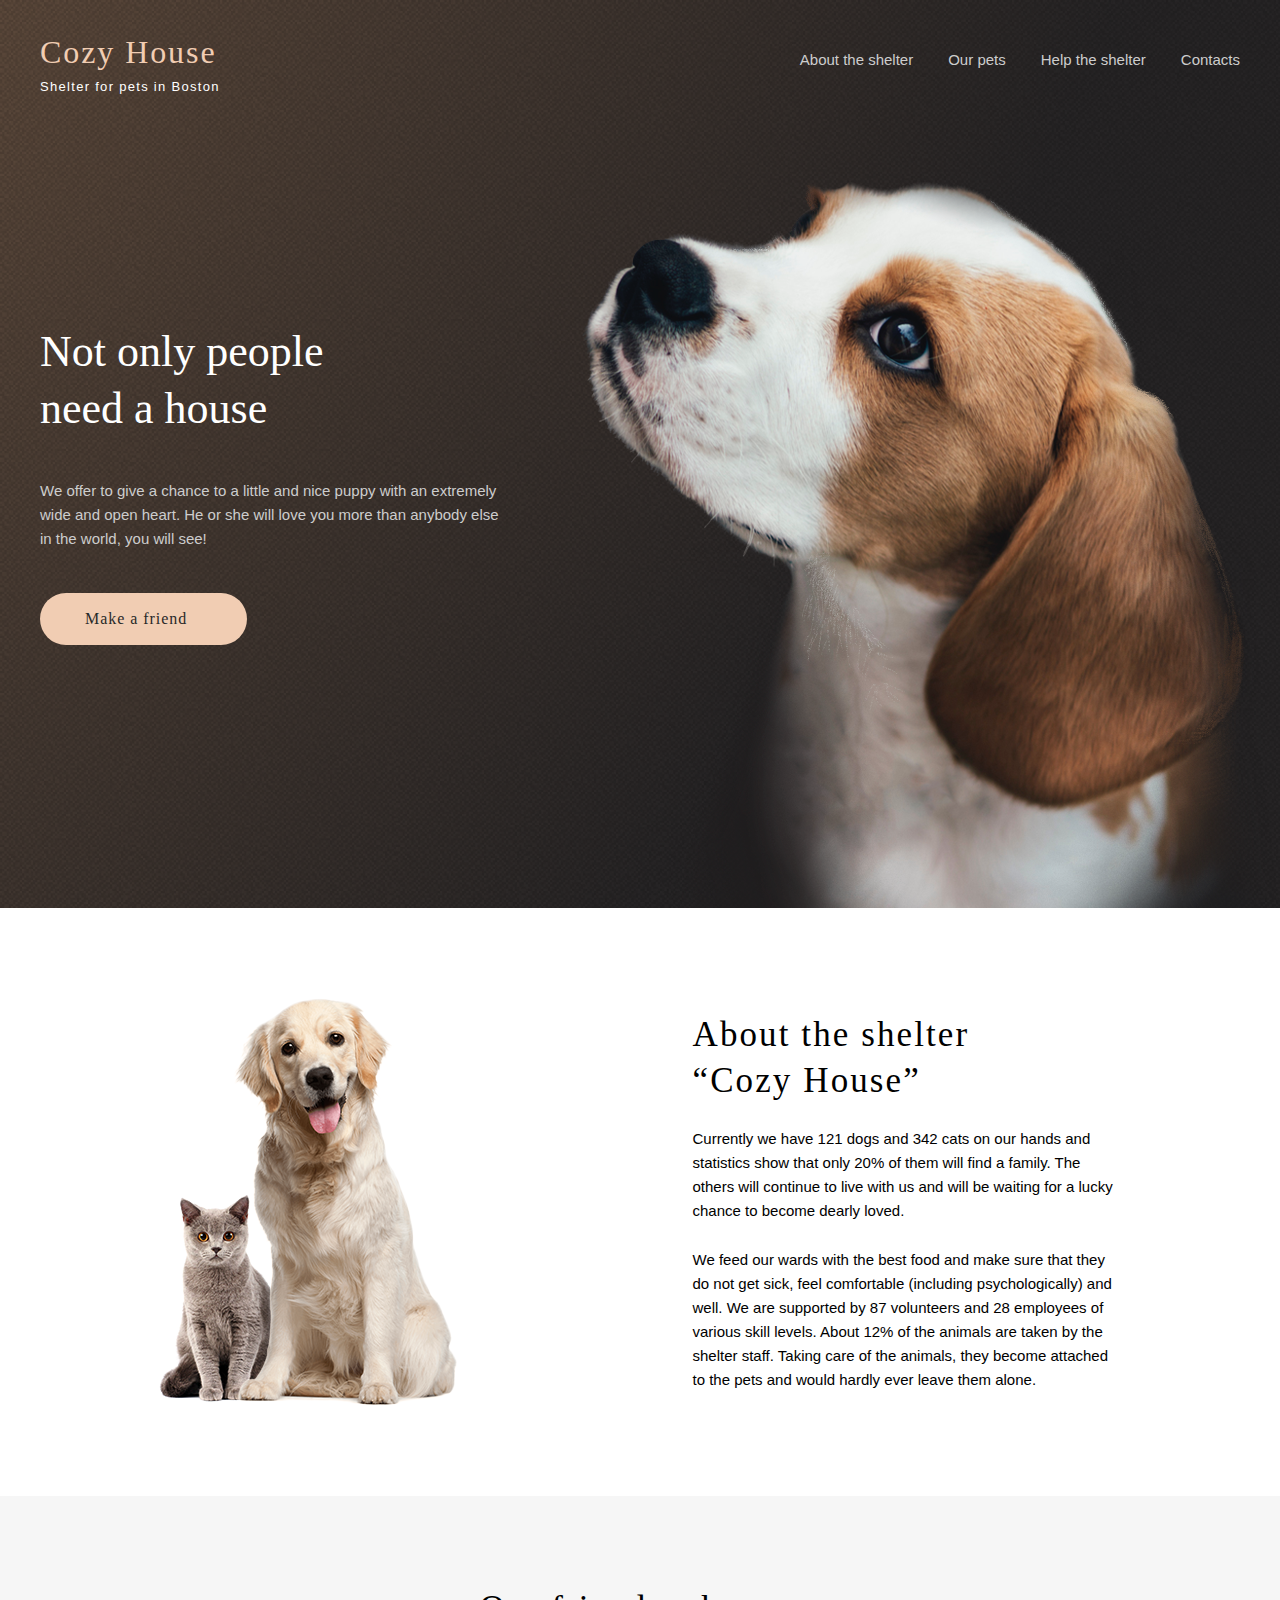
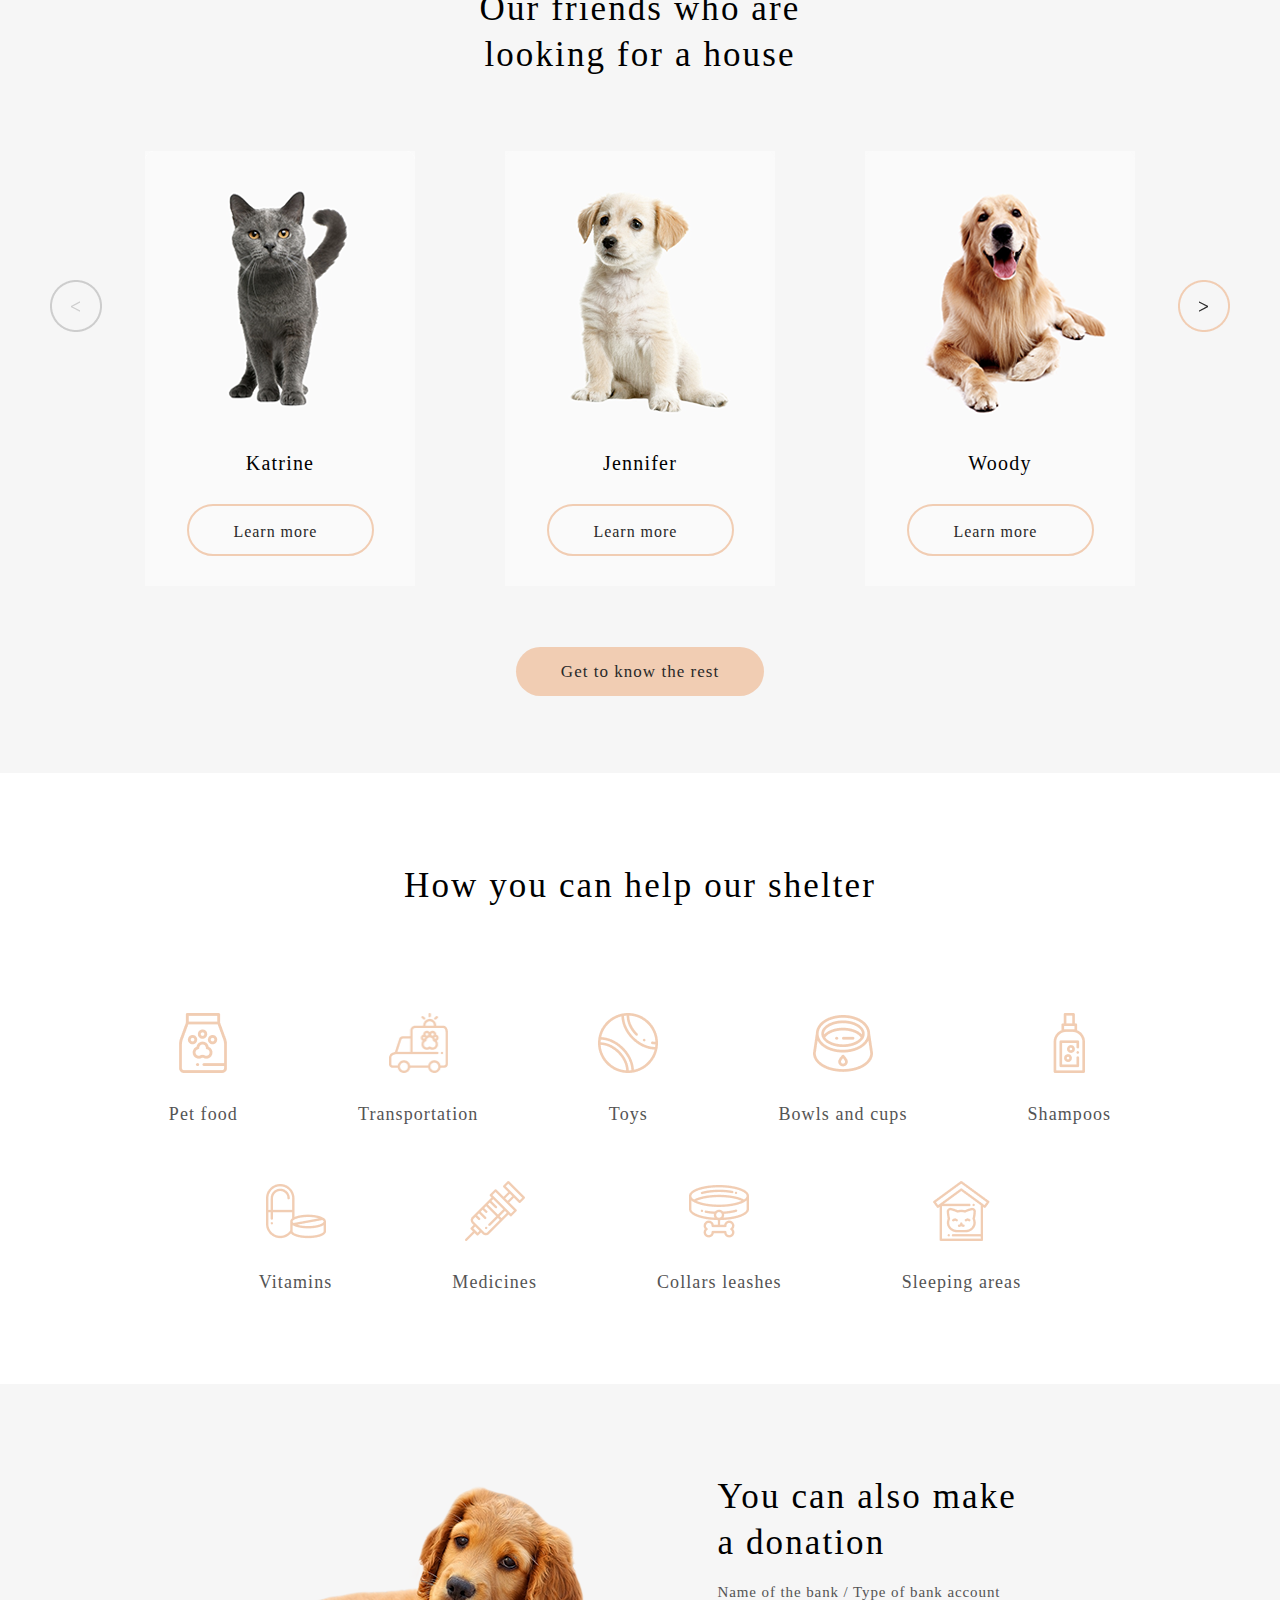
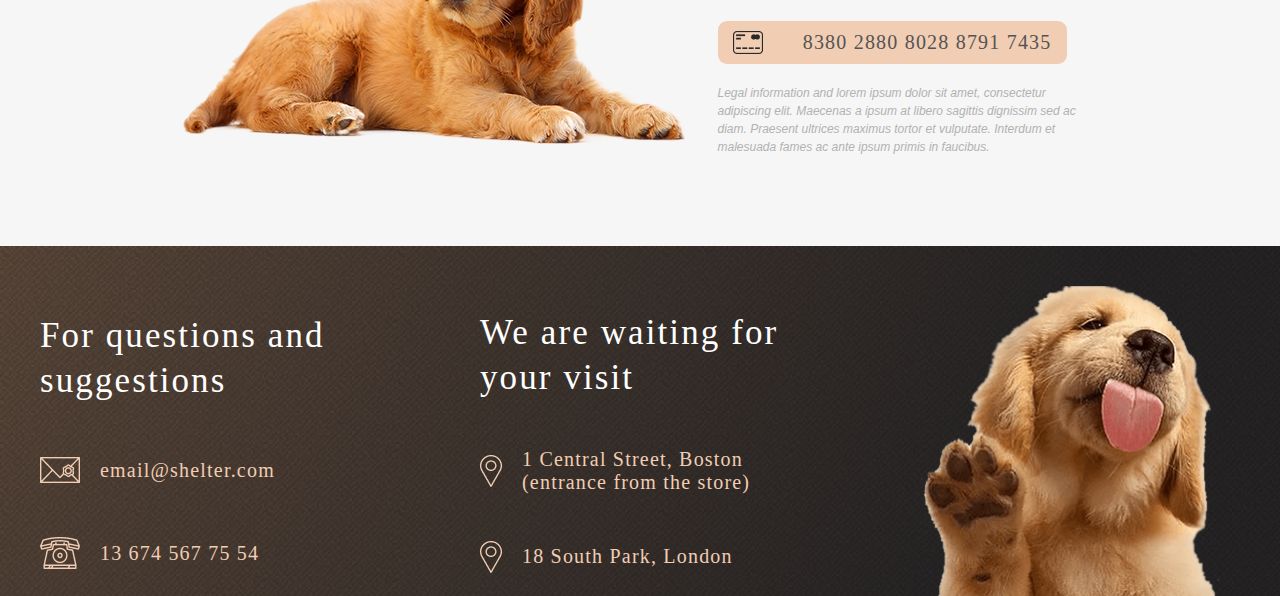
<file: shelter/index.html>
<!DOCTYPE html>
<html lang="en">
<head>
    <meta charset="UTF-8">
    <meta name="viewport" content="width=device-width, initial-scale=1.0">
    <title>Document</title>
    <link rel="stylesheet" href="reset.css">
    <link rel="stylesheet" href="normalize.css">
    <link rel="stylesheet" href="global.css">
    <link rel="stylesheet" href="styles.css">
</head>
<body>

<header>
    <div class="head-conteiner">
        <div class="head-title">
            <a href=""><h1 class="btm-cozy">Cozy House</h1></a>
            <p class="logo-subtitle">Shelter for pets in Boston</p>
        </div>
        <nav class="navigation">
            <ul class="meny-btm">
                <li><a class="btm" href="">About the shelter</a></li>
                <li><a class="btm" href="our-pets.html" target="_blank">Our pets</a></li>
                <li><a class="btm" href="#Help the shelter">Help the shelter</a></li>
                <li><a class="btm" href="#footer">Contacts</a></li>
            </ul>
        </nav>
    </div>   
    <div class="not-only-people-wrapper">
        <div class="not-only-people">
            <h2 class="not-only-people-h2">Not only people need a house</h2>
            <p class="not-only-people-text">We offer to give a chance to a little and nice puppy with an extremely wide and open heart. He or she will love you more
            than anybody else in the world, you will see!</p>
            <a class="not-only-people-btm" href="#Our friends">Make a friend</a>
        </div>
        <div class="not-only-people-img-title">
            <img class="not-only-people-img" src="img/dog1.png" alt="dog">
        </div>
    </div>
</header>

<main>
    
    <div>
        <div class="About-the-shelter-wraper">
            <div class="About-the-shelter-title">
                <div class="About-the-shelter-img">
                    <img src="img/pets.png" alt="pets">
                </div>
                <div class="About-the-shelter-text">
                    <h3 class="About-the-shelter-h3">About the shelter “Cozy House”</h3>
                    <p>Currently we have 121 dogs and 342 cats on our hands and statistics show that only 20% of them will find a family. The
                    others will continue to live with us and will be waiting for a lucky chance to become dearly loved.</p>
                    <p>We feed our wards with the best food and make sure that they do not get sick, feel comfortable (including
                    psychologically) and well. We are supported by 87 volunteers and 28 employees of various skill levels. About 12% of the
                    animals are taken by the shelter staff. Taking care of the animals, they become attached to the pets and would hardly
                    ever leave them alone.</p>
                </div>  
            </div>
        </div>
        <div class="our-friends-wrapper">
            <div class="our-friends-title">
                <div>
                    <h3 class="our-friends-h3" id="Our friends">Our friends who
                    are looking for a house</h3>
                </div>                
                <div class="our-friends-list">
                    <div class="our-friends-bloc">
                        <img src="img/katrine.png" alt="Katrine">
                        <h4>Katrine</h4>
                        <a class="our-friends-btm" href="">Learn more</a>
                    </div>
                    <div class="our-friends-bloc">
                        <img src="img/jennifer.png" alt="Jennifer">
                        <h4>Jennifer</h4>
                        <a class="our-friends-btm" href="">Learn more</a>
                    </div>
                    <div class="our-friends-bloc">
                        <img src="img/woody.png" alt="Woody">
                        <h4>Woody</h4>
                        <a class="our-friends-btm" href="">Learn more</a>
                    </div>
                </div>            
                <div class="pagination">
                    <a href=""><img src="btm/button_paginator (1).png" alt="btm"></a>
                    <a href=""><img src="btm/button_paginator (3).png" alt="btm"></a>
                </div>               
                <div>
                    <a class="our-pets-btm" href="our-pets.html" target="_blank">Get to know the rest</a>
                </div>
            </div>
        </div>
    </div>
    <div class="how-you-can-help-wrapper">
        <div class="how-you-can-help-title">
            <div>
                <h3 id="Help the shelter">How you can help
                our shelter</h3>
            </div>
            <div class="how-you-can-help">            
                <div class="how-you-can-help-item">              
                    <img class="how-you-can-help-img" src="img/Pet food.png" alt="Pet food">
                    <p class="how-you-can-help-text">Pet food</p>
                </div>
                <div class="how-you-can-help-item">
                    <img class="how-you-can-help-img" src="img/Transportation.png" alt="Transportation">
                    <p class="how-you-can-help-text">Transportation</p>
                </div>
                <div class="how-you-can-help-item">
                    <img class="how-you-can-help-img" src="img/Toys.png" alt="Toys">
                    <p class="how-you-can-help-text">Toys</p>
                </div>
                <div class="how-you-can-help-item">  
                    <img class="how-you-can-help-img" src="img/Bowls and cups.png" alt="Bowls and cups">
                    <p class="how-you-can-help-text">Bowls and cups</p>
                </div>
                <div class="how-you-can-help-item">
                    <img class="how-you-can-help-img" src="img/Shampoos.png" alt="Shampoos">
                    <p class="how-you-can-help-text">Shampoos</p>
                </div>
                <div class="how-you-can-help-item">
                    <img class="how-you-can-help-img" src="img/Vitamins.png" alt="Vitamins">
                    <p class="how-you-can-help-text">Vitamins</p>
                </div>
                <div class="how-you-can-help-item">
                    <img class="how-you-can-help-img" src="img/Medicines.png" alt="Medicines">
                    <p class="how-you-can-help-text">Medicines</p>
                </div>
                <div class="how-you-can-help-item">
                    <img class="how-you-can-help-img" src="img/Collars leashes.png" alt="Collars leashes">
                    <p class="how-you-can-help-text">Collars leashes</p>
                </div>
                <div class="how-you-can-help-item">
                    <img class="how-you-can-help-img" src="img/Sleeping areas.png" alt="Sleeping areas">
                    <p class="how-you-can-help-text">Sleeping areas</p>
                </div>
            </div>
        </div>
    </div>
    <div class="You-can-also-make-wrapper">
        <div class="You-can-also-make-title">
            <div class="You-can-also-make-img">
                <img src="img/dog2.png" alt="dog2">
            </div>
            <div class="You-can-also-make">
                <h3 class="You-can-also-make-h3">You can also make a donation</h3>
                <h5>Name of the bank / Type of bank account</h5>
                <div class="credit-card-wraper">
                    <img src="img/cart.png" alt="cart">
                    <a class="credit-card" href="##">8380 2880 8028 8791 7435</a>
                </div>                    
                <p class="You-can-also-make-text">Legal information and lorem ipsum dolor sit amet, consectetur adipiscing elit. Maecenas a ipsum at libero sagittis
                dignissim sed ac diam. Praesent ultrices maximus tortor et vulputate. Interdum et malesuada fames ac ante ipsum primis
                in faucibus.</p>
            </div>
        </div>
    </div>    
</main>

<footer id="footer">
    <div class="footer-wrapper">   
        <nav class="footer-nav">
            <h3 class="footer-nav-h3">For questions and suggestions</h3>
            <div class="footer-nav-info">
                <img src="img/mail.png" alt="mail">
                <a href="mailto:email@shelter.com">email@shelter.com</a>
            </div>
            <div class="footer-nav-info">
                <img src="img/tel.png" alt="tel">
                <a href="tel:+13 674 567 75 54">13 674 567 75 54</a>
            </div>
        </nav>
        <nav class="footer-nav">
            <h3 class="footer-nav-h3">We are waiting for your visit</h3>
            <div class="footer-nav-info">
                <img src="img/geolocation.png" alt="geo">
                <a href="geo:" target="_blank">1 Central Street, Boston (entrance from the store)</a>
            </div>
            <div class="footer-nav-info">
                <img src="img/geolocation.png" alt="geo">
                <a href="geo:" target="_blank">18 South Park, London</a>
            </div>
        </nav>
        <img src="img/dog3.png" alt="dog3">
    </div>
</footer>
</file>
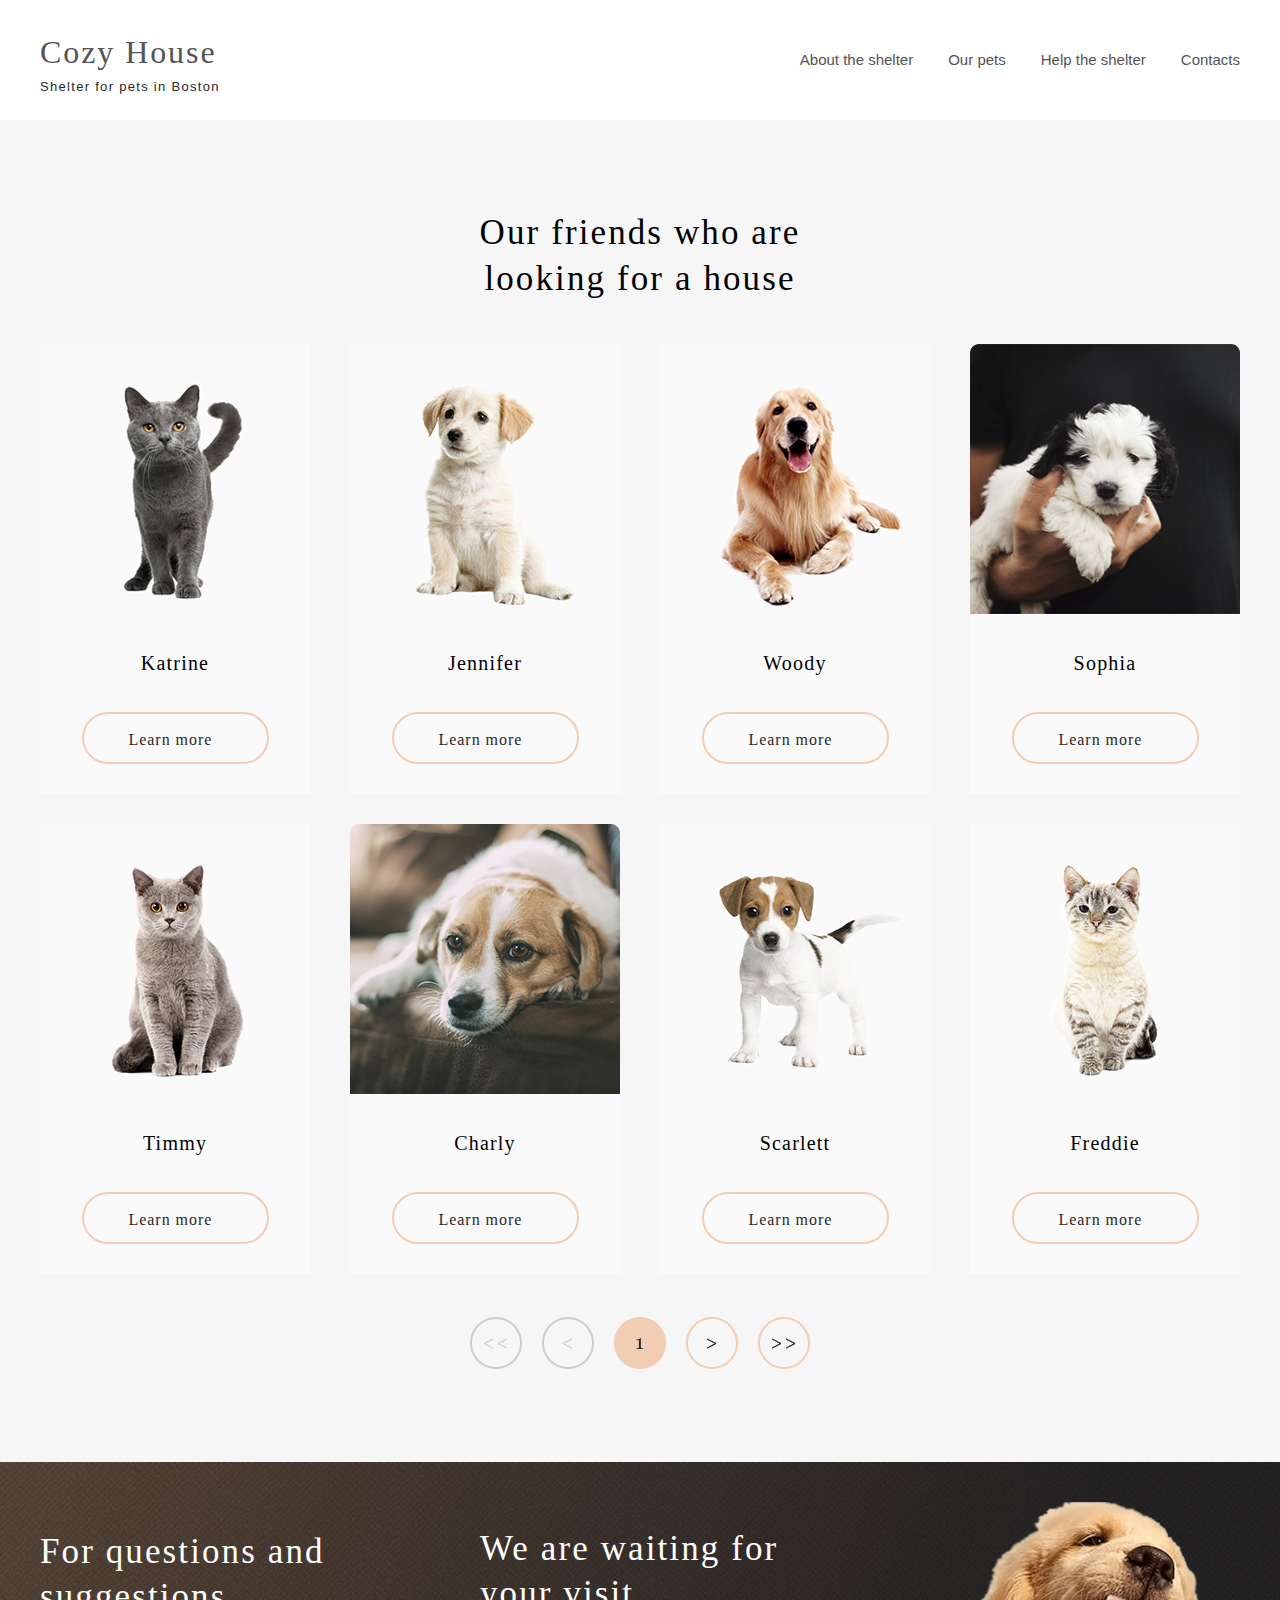
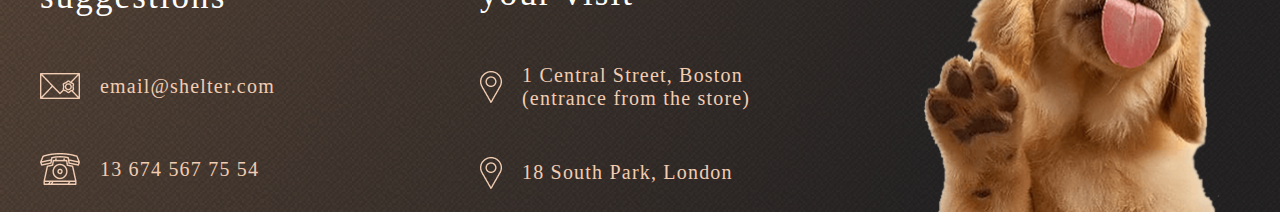
<file: shelter/our-pets.html>
<!DOCTYPE html>
<html lang="en">
<head>
    <meta charset="UTF-8">
    <meta name="viewport" content="width=device-width, initial-scale=1.0">
    <title>Document</title>
    <link rel="stylesheet" href="reset.css">
    <link rel="stylesheet" href="normalize.css">
    <link rel="stylesheet" href="global.css">
    <link rel="stylesheet" href="our-pets.css">
</head>
<body>

    <header>
        <div class="head-conteiner">
            <div  class="head-title">
                <a href="index.html"><h1 class="btm-cozy">Cozy House</h1></a>
                <p class="logo-subtitle">Shelter for pets in Boston</p>
            </div>        
            <nav class="navigation">
                <ul class="meny-btm">
                    <li><a class="btm" href="index.html">About the shelter</a></li>
                    <li><a class="btm" href="">Our pets</a></li>
                    <li><a class="btm" href="index.html#Help the shelter">Help the shelter</a></li>
                    <li><a class="btm" href="#footer">Contacts</a></li>
                </ul>
            </nav>
        </div>
    </header>
    
    <main>
        <div class="our-friends-wrapper">
            <div>
                <h3 class="our-friends-h3">Our friends who
                are looking for a house</h3>
            </div>
            <div class="our-friends-title">
                <div class="our-friends-list">
                    <div class="our-friends-bloc">
                        <img src="img/katrine.png" alt="Katrine">
                        <h4>Katrine</h4>
                        <a class="our-friends-btm" href="">Learn more</a>
                    </div>
                    <div class="our-friends-bloc">
                        <img src="img/jennifer.png" alt="Jennifer">
                        <h4>Jennifer</h4>
                        <a class="our-friends-btm" href="">Learn more</a>
                    </div>
                    <div class="our-friends-bloc">
                        <img src="img/woody.png" alt="Woody">
                        <h4>Woody</h4>
                        <a class="our-friends-btm" href="">Learn more</a>
                    </div>
                    <div class="our-friends-bloc">
                        <img src="img/Sophia.png" alt="Sophia">
                        <h4>Sophia</h4>
                        <a class="our-friends-btm" href="">Learn more</a>
                    </div>
                    <div class="our-friends-bloc">
                        <img src="img/Timmy.png" alt="Timmy">
                        <h4>Timmy</h4>
                        <a class="our-friends-btm" href="">Learn more</a>
                    </div>
                    <div class="our-friends-bloc">
                        <img src="img/Charly.png" alt="Charly">
                        <h4>Charly</h4>
                        <a class="our-friends-btm" href="">Learn more</a>
                    </div>
                    <div class="our-friends-bloc">
                        <img src="img/Scarlett.png" alt="Scarlett">
                        <h4>Scarlett</h4>
                        <a class="our-friends-btm" href="">Learn more</a>
                    </div>
                    <div class="our-friends-bloc">
                        <img src="img/Freddie.png" alt="Freddie">
                        <h4>Freddie</h4>
                        <a class="our-friends-btm" href="">Learn more</a>
                    </div>
                </div>
            </div>    
            <div>
                <div class="pagination">
                    <a href=""><img src="btm/button_paginator(0).png" alt="btm"></a>
                    <a href=""><img src="btm/button_paginator (1).png" alt="btm"></a>
                    <a href=""><img src="btm/button_paginator (2).png" alt="btm"></a>
                    <a href=""><img src="btm/button_paginator (3).png" alt="btm"></a>
                    <a href=""><img src="btm/button_paginator (4).png" alt="btm"></a>
                </div>
            </div>
        </div>
    </main>

    <footer id="footer">
        <div class="footer-wrapper">   
            <nav class="footer-nav">
                <h3 class="footer-nav-h3">For questions and suggestions</h3>
                <div class="footer-nav-info">
                    <img src="img/mail.png" alt="mail">
                    <a href="mailto:email@shelter.com">email@shelter.com</a>
                </div>
                <div class="footer-nav-info">
                    <img src="img/tel.png" alt="tel">
                    <a href="tel:+13 674 567 75 54">13 674 567 75 54</a>
                </div>
            </nav>
            <nav class="footer-nav">
                <h3 class="footer-nav-h3">We are waiting for your visit</h3>
                <div class="footer-nav-info">
                    <img src="img/geolocation.png" alt="geo">
                    <a href="geo:" target="_blank">1 Central Street, Boston (entrance from the store)</a>
                </div>
                <div class="footer-nav-info">
                    <img src="img/geolocation.png" alt="geo">
                    <a href="geo:" target="_blank">18 South Park, London</a>
                </div>
            </nav>
            <img src="img/dog3.png" alt="dog3">
        </div>
    </footer>

</body>
</html>
</file>
<file: shelter/global.css>
h1 {
    font-family: Georgia;
    font-size: 32px;
    font-weight: 400;
    line-height: 35.2px;
    letter-spacing: 0.06em;
    text-align: left;

}


h2 {
    font-family: Georgia;
    font-size: 44px;
    font-weight: 400;
    line-height: 57.2px;
    text-align: left;
}




h3 {
    font-family: Georgia;
    font-size: 35px;
    font-weight: 400;
    line-height: 45.5px;
    letter-spacing: 0.06em;
    text-align: left;
}

h4 {
    font-family: Georgia;
    font-size: 20px;
    font-weight: 400;
    line-height: 22.72px;
    letter-spacing: 0.06em;
    text-align: center;

}

h5 {
    font-family: Georgia;
    font-size: 15px;
    font-weight: 400;
    line-height: 16.5px;
    letter-spacing: 0.06em;
    text-align: left;
    color: rgba(84, 84, 84, 1);
    ;
}


p {
    font-family: Arial;
    font-size: 15px;
    font-weight: 400;
    line-height: 24px;
}

a {
    text-decoration: none;
}

li {
    list-style: none;
}
</file>
<file: shelter/styles.css>
* {
    box-sizing: border-box;
    scroll-behavior: smooth;
   }

body {
    max-width: 1280px;
    margin: 0 auto;    
}

header {
    background-image: url(img/start-screen-gradient-background.png);
    height: 908px;
    position: relative;
}

.head-conteiner {
    display: flex;
    justify-content: space-between;
    align-items: center;
    max-width: 1200px;
    margin: 0 auto;
    color: #FFFFFF;
    height: 120px;
}

.head-title{

}

.btm-cozy {
    font-family: Georgia;
    font-size: 32px;
    font-weight: 400;
    line-height: 35.2px;
    letter-spacing: 0.06em;
    text-align: left;
    color: rgba(241, 205, 179, 1);
    margin: 10px 0px;
}

.logo-subtitle {
    font-family: Arial;
    font-size: 13px;
    font-weight: 400;
    line-height: 14.95px;
    letter-spacing: 0.1em;
    text-align: left;
}

.navigation {
    display: flex;
    justify-content: flex-end;

}

.meny-btm {
    display: flex;
    justify-content: space-around;
    align-items: center;
    
}

.btm {
    color: rgba(205, 205, 205, 1);
    font-family: Arial;
    font-size: 15px;
    font-weight: 400;
    line-height: 24px;
    text-align: left;
    margin-left: 35px;
}

.not-only-people-wrapper {
    display: flex;
    max-width: 1200px;
    height: 728px;
    margin: 0 auto;    
    justify-content: space-between;
    align-items: center;
}

.not-only-people {
    display: flex;
    flex-direction: column;
    justify-content: space-between;
    align-items: flex-start;
    max-width: 460px;
    height: 322px;
    /* position: absolute;
    bottom: 0;
    right: 0;
    max-width: 100%; */
}

.not-only-people-h2 {
    width: 310px;
    height: 114px;
    color: rgba(255, 255, 255, 1);
}

.not-only-people-text {
    color: rgba(205, 205, 205, 1)
    ;
}

.not-only-people-btm {
    color: rgba(41, 41, 41, 1);
    background-color: rgba(241, 205, 179, 1);
    width: 207px;
    height: 52px;
    padding: 15px 45px 15px 45px;
    border-radius: 26px;
    font-family: Georgia;
    font-size: 16px;
    font-weight: 400;
    line-height: 22.1px;
    letter-spacing: 0.06em;    
}

.not-only-people-img-title {
    /* position: relative;
    top: 88px */
}

.not-only-people-img {
    position: absolute;
    bottom: 0;
    right: 0;
    max-width: 100%;
}

main {
    background-color: bisque;
}

.About-the-shelter-wraper {
    max-width: 1280px;
    height: 588px;
    background: #FFFFFF;
    display: flex;
    align-items: center;
}

.About-the-shelter-title {
    margin: 0 auto;
    display: flex;
    justify-content: space-around;
    align-items: center;
    width: 1200px;
height: 408px;
}

.About-the-shelter-img {
    width: 300px;
    height: 408px;
    left: 175px;
    gap: 0px;
}

.About-the-shelter-text {
    display: flex;
    flex-direction: column;
    justify-content: space-between;
    align-items: flex-start;
    max-width: 430px;
    height: 380px;
}

.About-the-shelter-h3 {
    max-width: 370px;
    height: 90px;  
}



.our-friends-wrapper {
    max-width: 1280px;
    height: 877px;
    background: rgba(246, 246, 246, 1);
    display: flex;
    justify-content: center;
    align-items: center;
    position: relative;
}




.our-friends-title{
    max-width: 1200px;
    height: 697px;
    display: flex;
    justify-content: space-between;
    align-items: center;
    flex-direction: column;
}

.qwerty {
    position: absolute;
    width: 100%;
    display: flex;
    justify-content: space-between;
    bottom: 50%;
    padding: 0 60px;
}


.our-friends-h3 {
    max-width: 400px;
    text-align: center;
}

.our-friends-list {
    height: 435px;
    display: grid;
    grid-template-columns: 1fr 1fr 1fr;
    grid-column-gap: 90px;
}

.our-friends-bloc {
    display: flex;
    flex-direction: column;
    align-items: center;
    justify-content: space-between;
    background: rgba(250, 250, 250, 1);
}


.our-friends-btm{
    width: 187px;
    height: 52px;
    padding: 15px 45px 15px 45px;
    border-radius: 26px;
    border: 2px solid;
    border-color: rgba(241, 205, 179, 1);
    font-family: Georgia;
    font-size: 16px;
    font-weight: 400;
    line-height: 22.1px;
    letter-spacing: 0.06em;
    text-align: left;
    color: rgba(41, 41, 41, 1);
    margin-bottom: 30px;
}

.pagination {
    position: absolute;
    width: 100%;
    display: flex;
    justify-content: space-between;
    bottom: 50%;
    padding: 0 50px;
}


.our-pets-btm {
    color: rgba(41, 41, 41, 1);
    background-color: rgba(241, 205, 179, 1);
    width: 261px;
    height: 52px;
    padding: 15px 45px 15px 45px;
    border-radius: 26px;
    font-family: Georgia;
    font-size: 17px;
    font-weight: 400;
    line-height: 22.1px;
    letter-spacing: 0.06em;    
}

.how-you-can-help-wrapper {
    max-width: 1280px;
    height: 611px;
    background: rgba(255, 255, 255, 1);
    display: flex;
    justify-content: center;
    align-items: center;
}

.how-you-can-help-title {
    max-width: 1200px;
    height: 431px;
    display: flex;
    flex-direction: column;
    justify-content: space-between;
    align-items: center;
    background: white;
}

.how-you-can-help {
   max-width: 1026px;
    height: 281px;
    display: flex;
    gap: 55px 120px;
    flex-wrap: wrap;
    justify-content: center;
}

.how-you-can-help-item {
    display: flex;
    justify-content: space-between;
    flex-direction: column;
    align-items: center;
}

.how-you-can-help-img {
    height: 60px;
    width: 60px;
    object-fit: contain;
}

.how-you-can-help-text {
    font-family: Georgia;
    font-size: 18px;
    font-weight: 400;
    line-height: 23px;
    letter-spacing: 0.06em;
    text-align: center;
    color: rgba(84, 84, 84, 1);
}

.You-can-also-make-wrapper {
    max-width: 1280px;
    height: 462px;
    display: flex;
    align-items: center;
    background: rgba(246, 246, 246, 1);
}

.You-can-also-make-title{
    margin: 0 auto;
    display: flex;
    justify-content: space-around;
    align-items: center;
    max-width: 915px;
    height: 282px;
}

.You-can-also-make {
    max-width: 380px;
    height: 282px;
    display: flex;
    flex-direction: column;
    justify-content: space-between;
    align-items: flex-start;
}

.You-can-also-make-h3 {
    max-width: 300px;
    height: 90px;
}

.credit-card-wraper {
    display: flex;
    justify-content: space-between;
    align-items: center;
    width: 349px;
    height: 43px;
    background: rgba(241, 205, 179, 1);
    border-radius: 9px;
    padding: 10px 15px 10px 15px;
}

.credit-card {    
    font-family: Georgia;
    font-size: 20px;
    font-weight: 400;
    line-height: 23px;
    letter-spacing: 0.06em;
    color: rgba(84, 84, 84, 1);
}

.You-can-also-make-text {
    font-family: Arial;
    font-size: 12px;
    font-style: italic;
    font-weight: 400;
    line-height: 18px;
    text-align: left;
    color: rgba(178, 178, 178, 1);
}

.You-can-also-make-img {
    width: 505px;
    height: 261px;
    margin-right: 30px;
}

footer {
    max-width:  1280px;
    height: 350px;
    display: flex;
    justify-content: center;
    align-items: flex-end;
    background-image: url(img/start-screen-gradient-background.png);
}

.footer-wrapper {
    max-width: 1200px;
    height: 310px;
    display: flex;
    justify-content: space-between;
    width: 100%;
    margin: 0 auto;
}

.footer-nav {
    display: flex;
    flex-direction: column;
    justify-content: space-around;
    width: 100%;
    max-width: 302px;
}

.footer-nav-h3 {
    color: rgba(255, 255, 255, 1);
}

.footer-nav-info {
    display: flex;
    justify-content: flex-start;
    align-items: center;
}




footer a {
    font-family: Georgia;
    font-size: 20px;
    font-weight: 400;
    line-height: 23px;
    letter-spacing: 0.06em;
    text-align: left;
    color: rgba(241, 205, 179, 1);
}

footer img {
    margin-right: 20px;
}
</file>
<file: shelter/our-pets.css>
* {
    box-sizing: border-box;
    scroll-behavior: smooth;
   }

body {
    max-width: 1280px;
    margin: 0 auto;    
}

main img {
    width: 100%;
}

header {
    height: 120px;
    background: rgba(255, 255, 255, 1);
}

.head-conteiner {
    display: flex;
    justify-content: space-between;
    align-items: center;
    max-width: 1200px;
    margin: 0 auto;
    color: #FFFFFF;
    height: 100%;
}

.head-title{

}

.btm-cozy {
    font-family: Georgia;
    font-size: 32px;
    font-weight: 400;
    line-height: 35.2px;
    letter-spacing: 0.06em;
    text-align: left;
    color: rgba(84, 84, 84, 1);
    margin: 10px 0;
}

.logo-subtitle {
    font-family: Arial;
    font-size: 13px;
    font-weight: 400;
    line-height: 14.95px;
    letter-spacing: 0.1em;
    text-align: left;
    color: rgba(41, 41, 41, 1);
}

.navigation {
    display: flex;
    justify-content: flex-end;
}

.meny-btm {
    display: flex;
    justify-content: space-around;
    align-items: center;    
}

.btm {
    color: rgba(84, 84, 84, 1);
    font-family: Arial;
    font-size: 15px;
    font-weight: 400;
    line-height: 24px;
    text-align: left;
    margin-left: 35px;
}

main {
    max-width: 1280px;
    height: 1342px;
    /* background-color: blueviolet; */
    display: flex;
    align-items: center;
    justify-content: space-between; 
    background: rgba(246, 246, 246, 1);   
}

.our-friends-wrapper {
    max-width: 1200px;
    height: 1162px;
    display: flex;
    justify-content:space-between;
    align-items: center;
    flex-direction: column;
    margin: 0 auto;
}

.our-friends-h3 {
    max-width: 400px;
    text-align: center;
}

.our-friends-title{
    max-width: 1200px;
    height: 930px;  
    display: flex;
    justify-content: space-between;      
}

.our-friends-list {
    margin: 0 auto;
    display: grid;
    grid-template-columns: repeat(4, minmax(100px, 270px));
    grid-template-rows: repeat(2, 1fr);
    grid-column-gap: 40px;
    grid-row-gap: 30px;
}

.our-friends-bloc {
    display: flex;
    flex-direction: column;
    align-items: center;
    justify-content: space-between;
    background: rgba(250, 250, 250, 1);
    max-width: 270px; */
}

.our-friends-btm{
    width: 187px;
    height: 52px;
    padding: 15px 45px 15px 45px;
    border-radius: 26px;
    border: 2px solid;
    border-color: rgba(241, 205, 179, 1);
    font-family: Georgia;
    font-size: 16px;
    font-weight: 400;
    line-height: 22.1px;
    letter-spacing: 0.06em;
    text-align: left;
    color: rgba(41, 41, 41, 1);
    margin-bottom: 30px;
}

.pagination {
    display: flex;
    align-items: center;
    justify-content: center;
    width: 100%;
    gap: 20px;
}

.pagination img {
    height: 52px;
    width: 52px;
}






























footer {
    max-width:  1280px;
    height: 350px;
    display: flex;
    justify-content: center;
    align-items: flex-end;
    background-image: url(img/start-screen-gradient-background.png);
}

.footer-wrapper {
    max-width: 1200px;
    height: 310px;
    display: flex;
    justify-content: space-between;
    width: 100%;
    margin: 0 auto;
}

.footer-nav {
    display: flex;
    flex-direction: column;
    justify-content: space-around;
    width: 100%;
    max-width: 302px;

}

.footer-nav-h3 {
    color: rgba(255, 255, 255, 1);
}

.footer-nav-info {
    display: flex;
    justify-content: flex-start;
    align-items: center;
}

footer a {
    font-family: Georgia;
    font-size: 20px;
    font-weight: 400;
    line-height: 23px;
    letter-spacing: 0.06em;
    text-align: left;
    color: rgba(241, 205, 179, 1);
}

footer img {
    margin-right: 20px;
}
</file>
